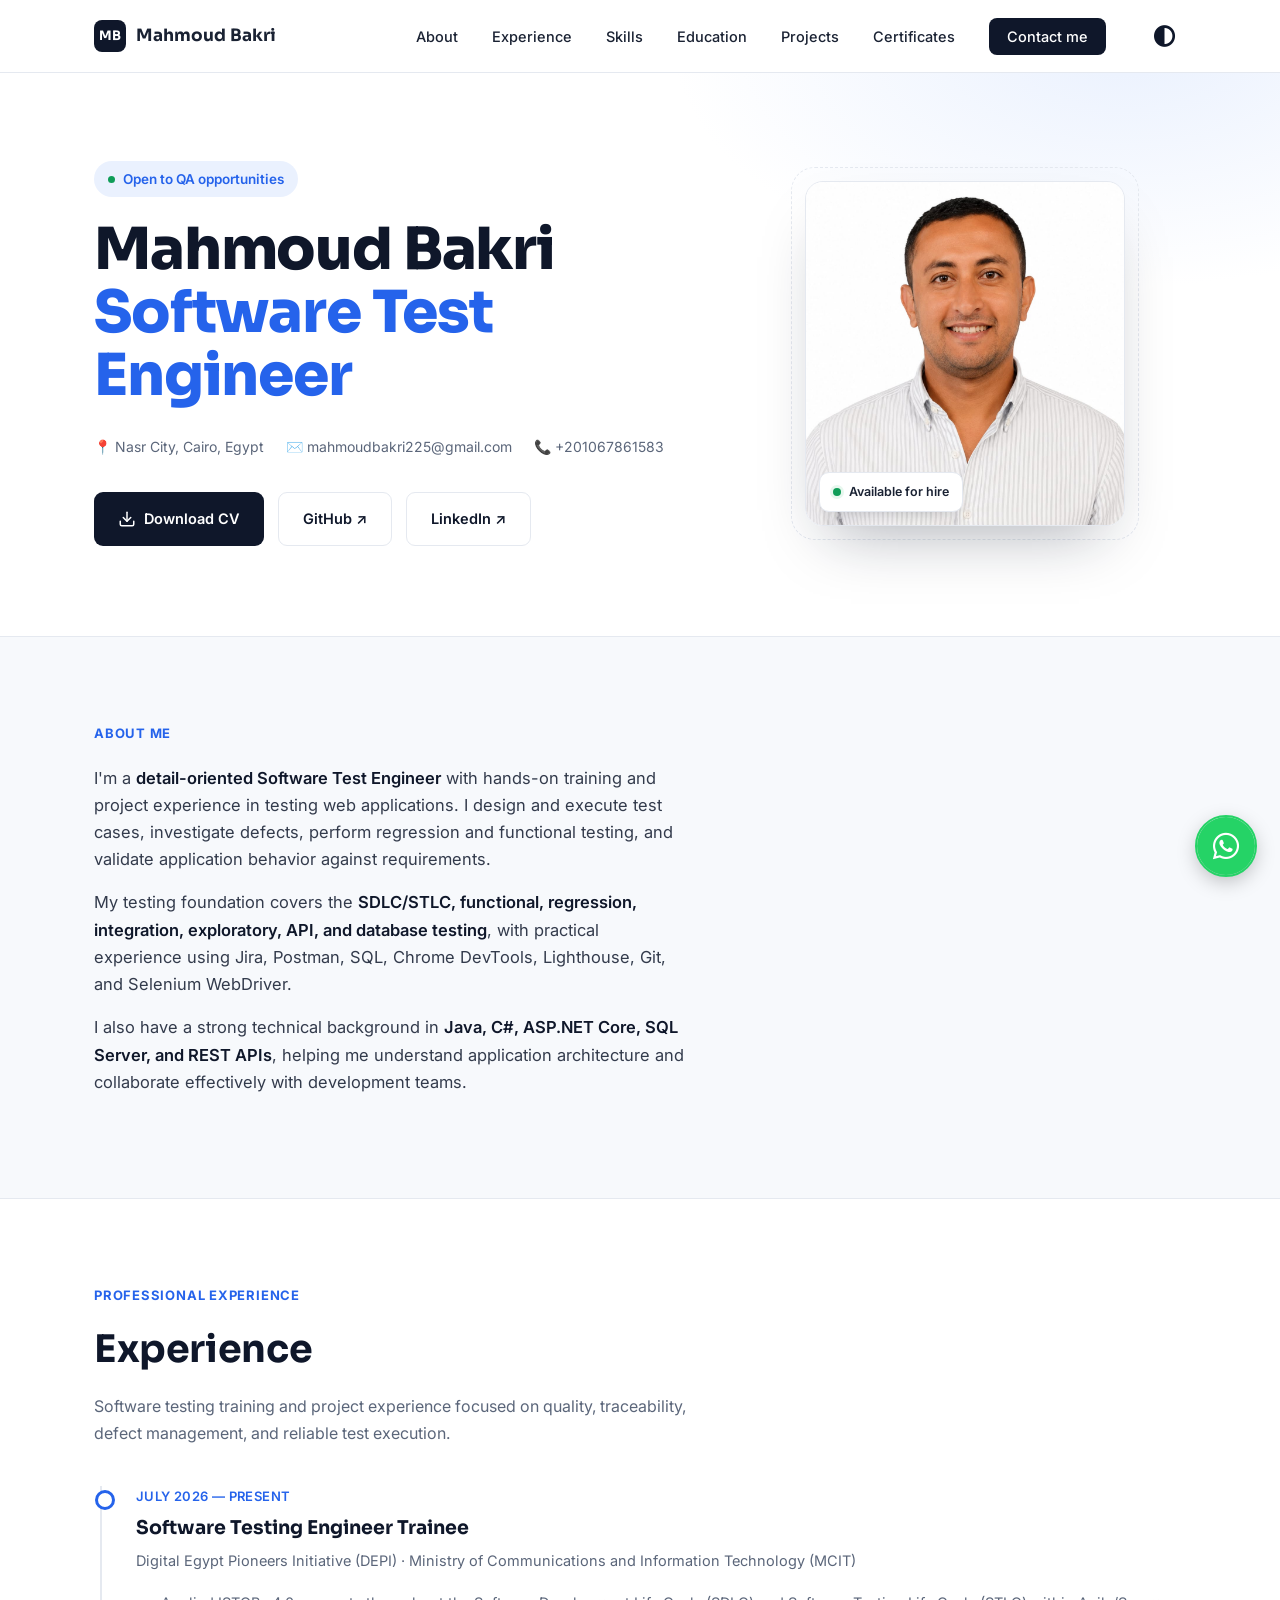
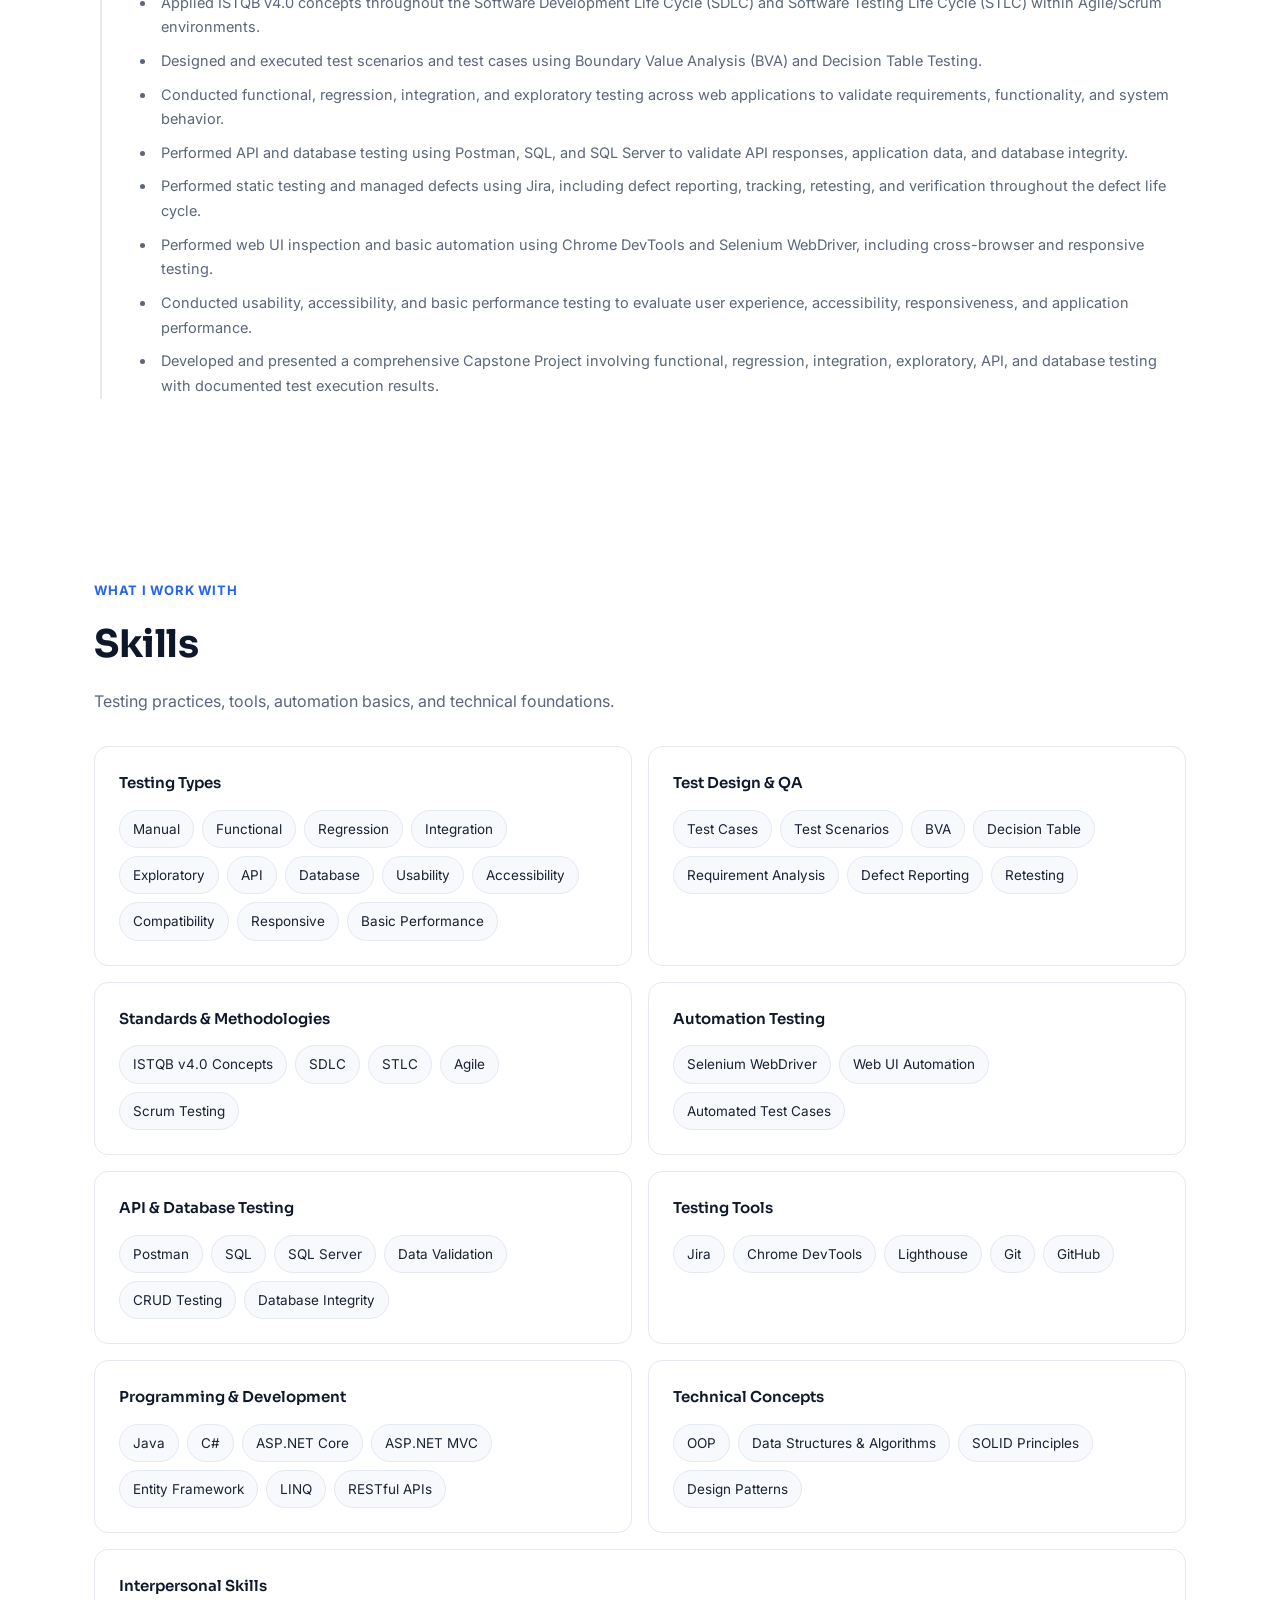
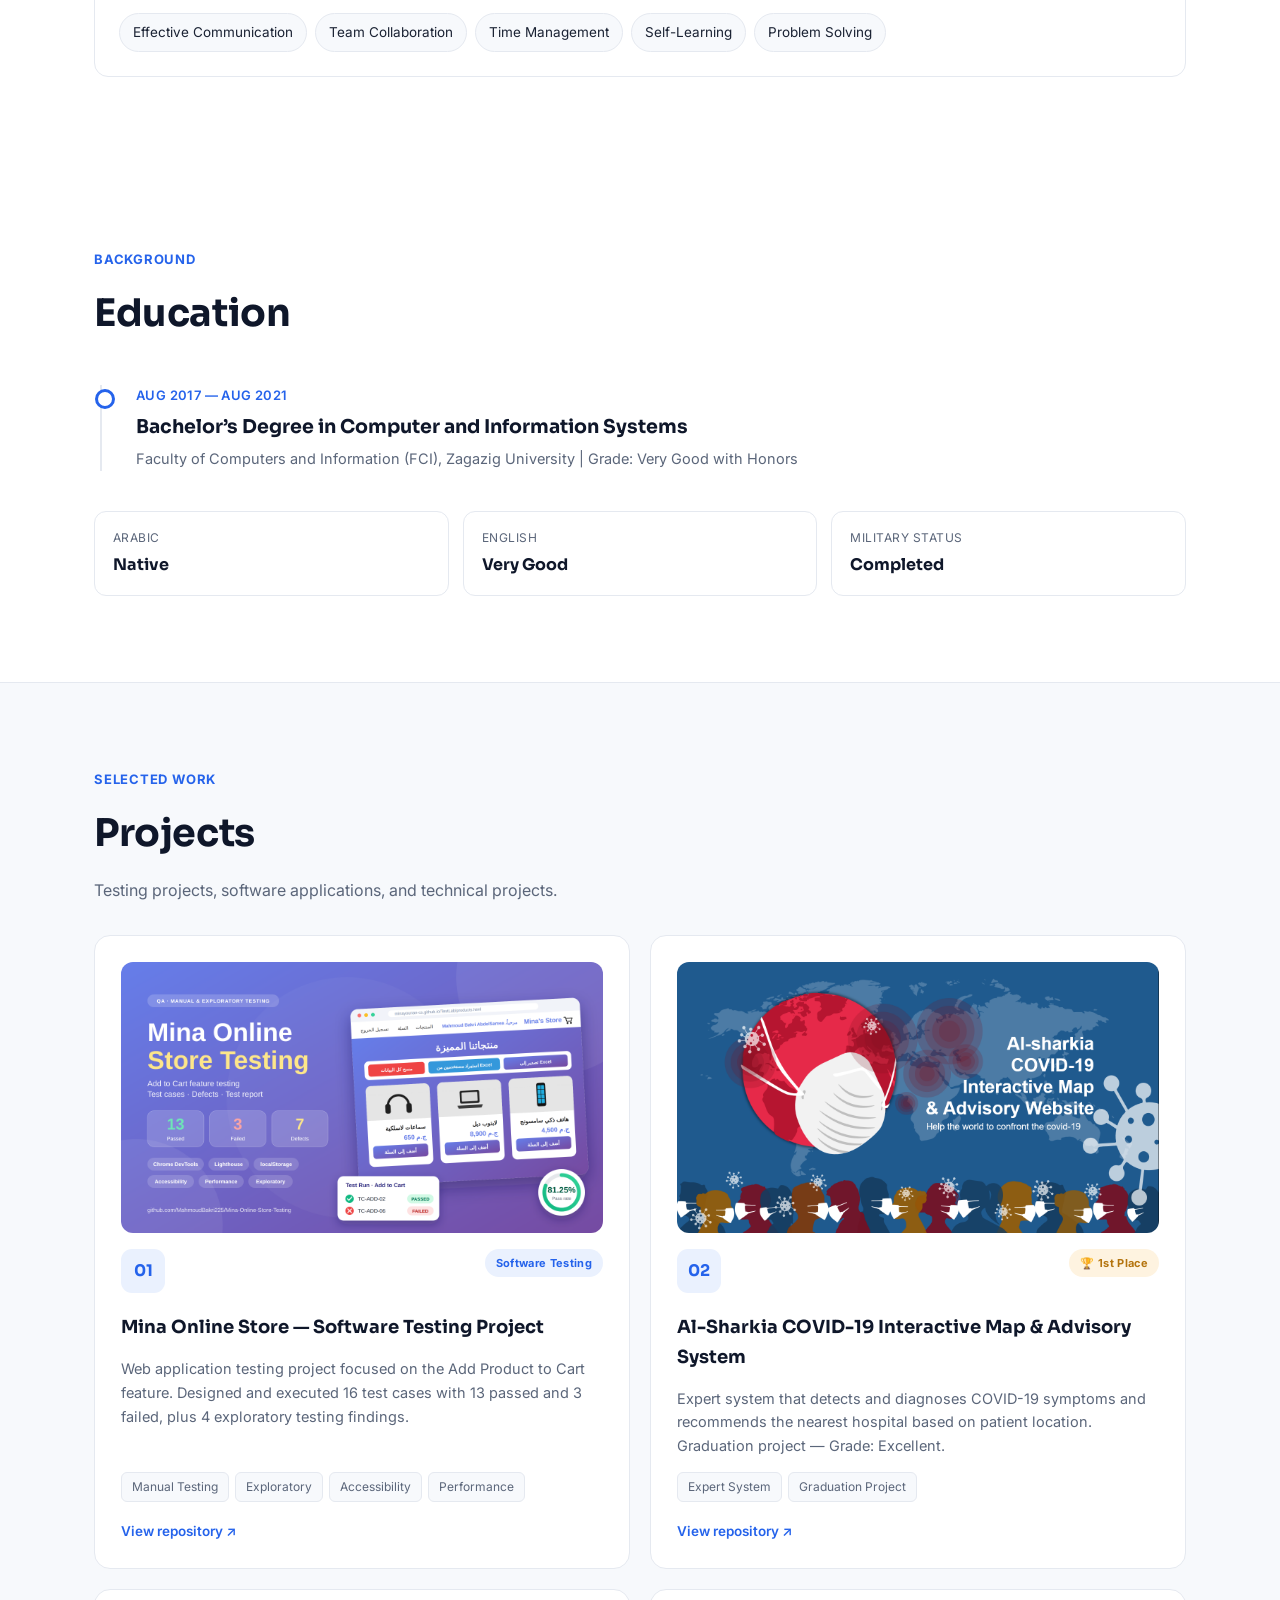
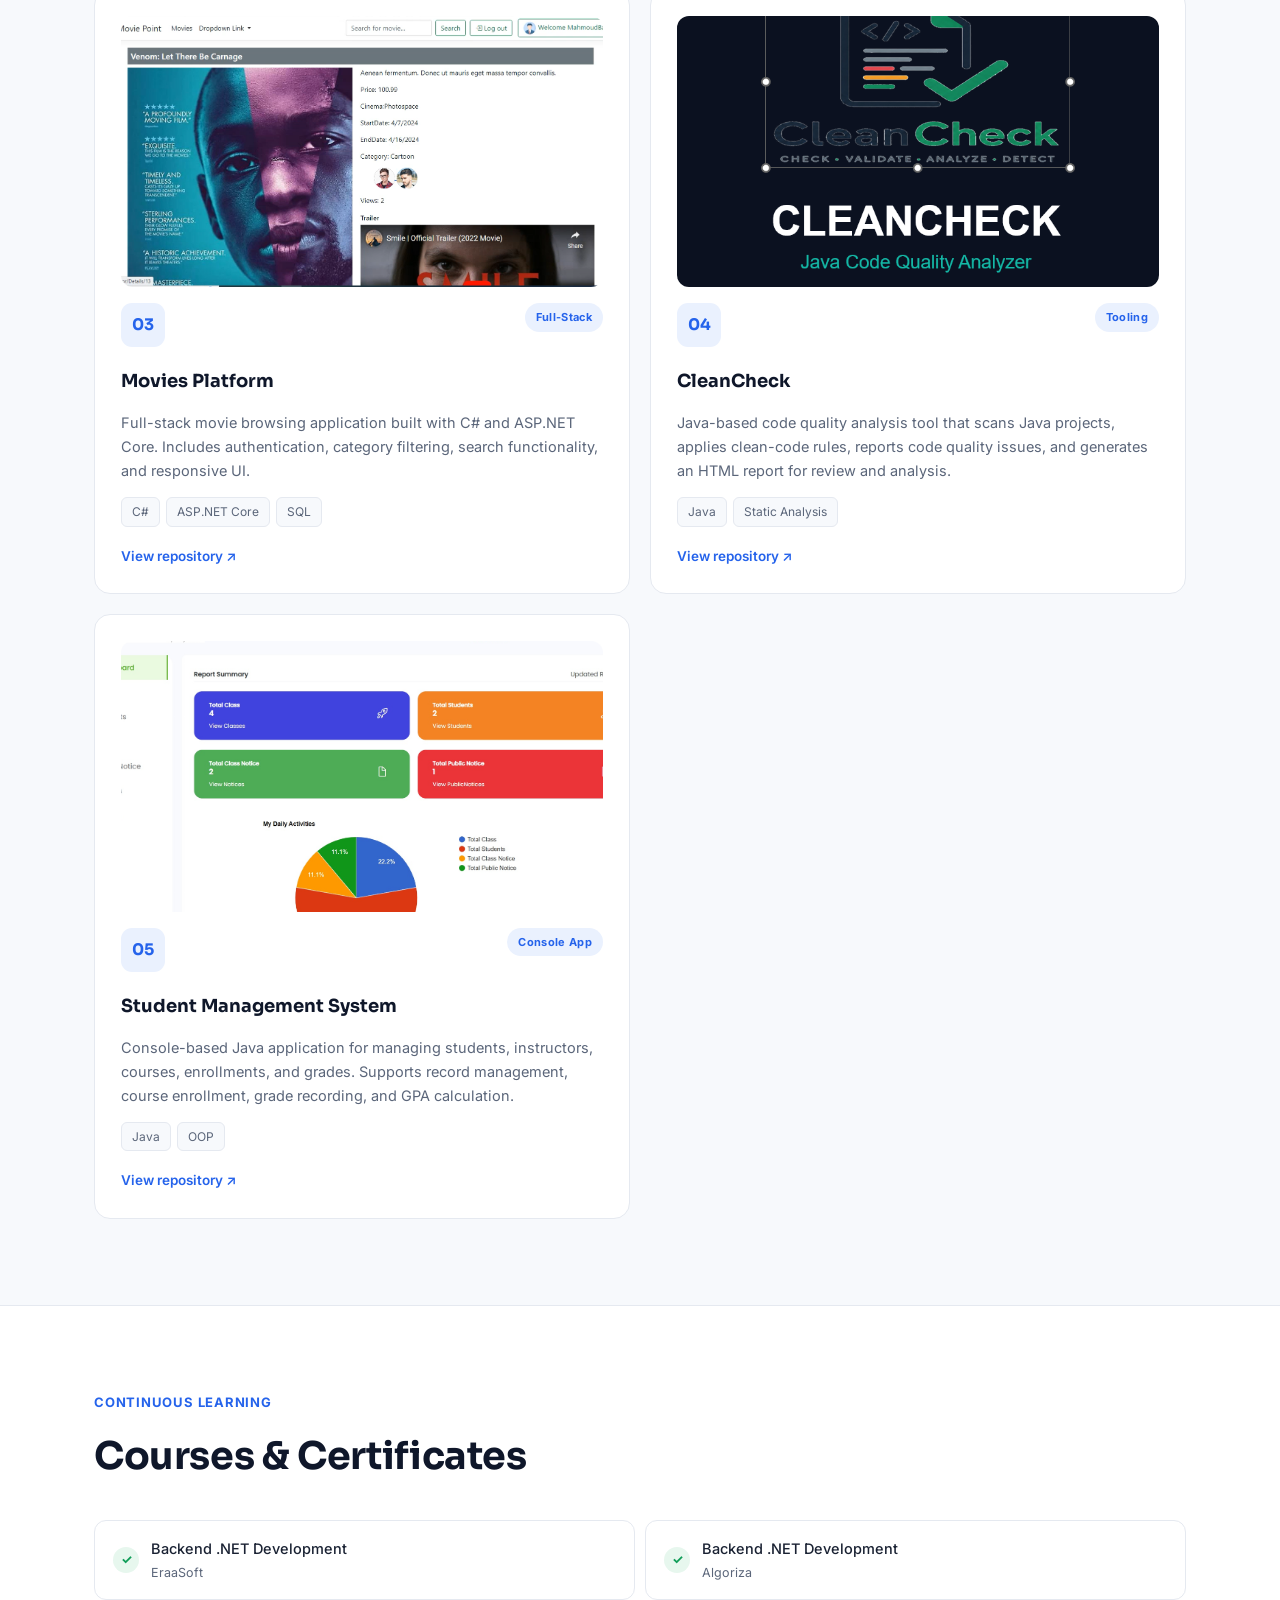
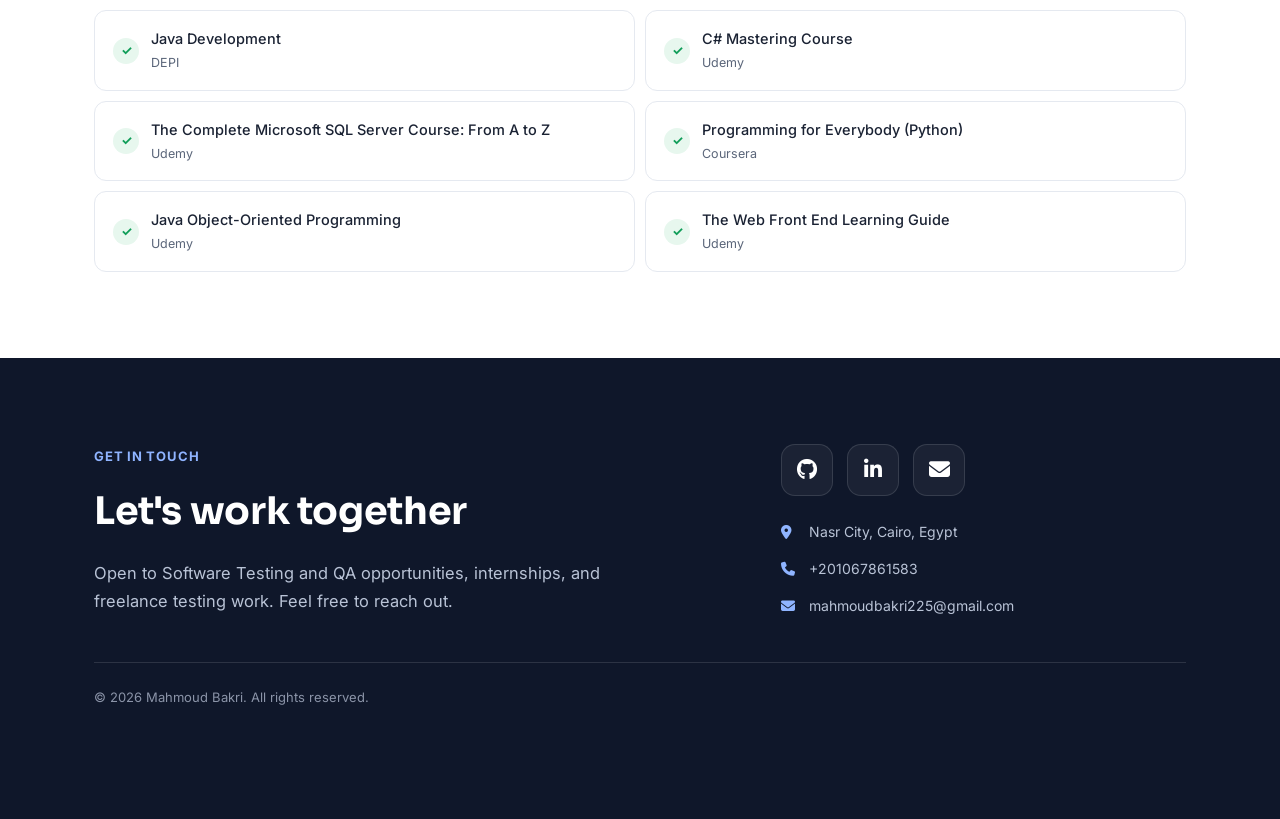
<file: index.html>
<!DOCTYPE html>
<html lang="en">
<head>
<meta charset="UTF-8">
<meta name="viewport" content="width=device-width, initial-scale=1.0">

<link rel="icon" type="image/png" href="imgs/MB.png">

<title>Mahmoud Bakri — Software Test Engineer | QA Engineer</title>

<link rel="preconnect" href="https://fonts.googleapis.com">
<link rel="preconnect" href="https://fonts.gstatic.com" crossorigin>

<link href="https://fonts.googleapis.com/css2?family=Sora:wght@500;600;700;800&family=Inter:wght@400;500;600;700&display=swap" rel="stylesheet">

<link
  rel="stylesheet"
  href="https://cdnjs.cloudflare.com/ajax/libs/font-awesome/6.5.2/css/all.min.css"
>

<link id="themeStylesheet" rel="stylesheet" href="styles/style.css">

<style>
.experience-list {
  margin-top: 18px;
  padding-left: 20px;
  color: var(--text-soft);
  font-size: 14.5px;
  line-height: 1.7;
}

.experience-list li {
  margin-bottom: 9px;
  padding-left: 5px;
}
</style>
</head>

<body>

<!-- Floating WhatsApp Button -->
<a
  href="https://wa.me/201067861583"
  class="whatsapp-float"
  target="_blank"
  rel="noopener noreferrer"
  aria-label="Chat with me on WhatsApp"
>
  <i class="fab fa-whatsapp"></i>
</a>

<!-- ================= NAVIGATION ================= -->

<nav class="nav">
  <div class="wrap">

    <div class="brand">
      <span class="mark">MB</span>
      Mahmoud Bakri
    </div>

    <ul class="navlinks" id="navlinks">
      <li><a href="#about">About</a></li>
      <li><a href="#experience">Experience</a></li>
      <li><a href="#skills">Skills</a></li>
      <li><a href="#education">Education</a></li>
      <li><a href="#projects">Projects</a></li>
      <li><a href="#certs">Certificates</a></li>
      <li>
        <a class="nav-cta" href="#contact">Contact me</a>
      </li>
    </ul>

    <div class="nav-right">

      <button
        class="menu-toggle"
        id="menuToggle"
        aria-label="Toggle menu"
        aria-expanded="false"
        type="button"
      >
        <i class="fa-solid fa-bars"></i>
        <i class="fa-solid fa-xmark"></i>
      </button>

      <button
        class="theme-toggle"
        id="themeToggle"
        aria-label="Toggle dark mode"
        type="button"
      >
        <i class="fa-solid fa-circle-half-stroke sun"></i>
        <i class="fa-regular fa-moon moon"></i>
      </button>

    </div>

  </div>
</nav>


<!-- ================= HERO ================= -->

<header class="hero">

  <div class="wrap hero-grid">

    <div>

      <div class="kicker">
        <span class="dot"></span>
        Open to QA opportunities
      </div>

      <h1 class="name">
        Mahmoud Bakri<br>
        <span class="accent">Software Test Engineer</span>
      </h1>

      <div class="hero-meta">

        <span class="meta-item">
          📍 Nasr City, Cairo, Egypt
        </span>

        <span class="meta-item">
          ✉️ mahmoudbakri225@gmail.com
        </span>

        <span class="meta-item">
          📞 +201067861583
        </span>

      </div>

      <div class="cta-row">

        <a
          class="btn btn-primary"
          href="uploads/Mahmoud_Bakri_CV.pdf"
          target="_blank"
          rel="noopener"
        >
          <svg
            width="18"
            height="18"
            viewBox="0 0 24 24"
            fill="none"
            stroke="currentColor"
            stroke-width="2"
            stroke-linecap="round"
            stroke-linejoin="round"
          >
            <path d="M21 15v4a2 2 0 0 1-2 2H5a2 2 0 0 1-2-2v-4"/>
            <polyline points="7 10 12 15 17 10"/>
            <line x1="12" y1="15" x2="12" y2="3"/>
          </svg>
          Download CV
        </a>

        <a
          class="btn btn-ghost"
          href="https://github.com/MahmoudBakri225/"
          target="_blank"
          rel="noopener"
        >
          GitHub ↗
        </a>

        <a
          class="btn btn-ghost"
          href="https://www.linkedin.com/in/mahmoud-bakri-377237221/"
          target="_blank"
          rel="noopener"
        >
          LinkedIn ↗
        </a>

      </div>

    </div>


    <div class="photo-card">

      <div class="photo-ring"></div>

      <div class="photo-box">
        <img
          alt="Mahmoud Bakri - Software Test Engineer"
          src="imgs/mb.jpg"
        >
      </div>

      <div class="avail-badge">
        <span class="dot"></span>
        Available for hire
      </div>

    </div>

  </div>

</header>


<!-- ================= ABOUT ================= -->

<section class="about" id="about">

  <div class="wrap">

    <div class="about-grid">

      <div class="reveal">

        <div class="eyebrow">
          About me
        </div>

        <div class="about-copy" style="margin-top:20px;">

          <p>
            I'm a <strong>detail-oriented Software Test Engineer</strong>
            with hands-on training and project experience in testing web
            applications. I design and execute test cases, investigate
            defects, perform regression and functional testing, and validate
            application behavior against requirements.
          </p>

          <p>
            My testing foundation covers the
            <strong>SDLC/STLC, functional, regression, integration,
            exploratory, API, and database testing</strong>, with practical
            experience using Jira, Postman, SQL, Chrome DevTools, Lighthouse,
            Git, and Selenium WebDriver.
          </p>

          <p>
            I also have a strong technical background in
            <strong>Java, C#, ASP.NET Core, SQL Server, and REST APIs</strong>,
            helping me understand application architecture and collaborate
            effectively with development teams.
          </p>

        </div>

      </div>

    </div>

  </div>

</section>


<!-- ================= EXPERIENCE ================= -->

<section id="experience">

  <div class="wrap">

    <div class="reveal">

      <div class="eyebrow">
        Professional experience
      </div>

      <h2 class="section-title">
        Experience
      </h2>

      <p class="section-sub">
        Software testing training and project experience focused on
        quality, traceability, defect management, and reliable test execution.
      </p>

    </div>


    <div class="timeline reveal" style="margin-top:40px;">

      <div class="tl-item">

        <div class="tl-date">
          July 2026 — Present
        </div>

        <div class="tl-role">
          Software Testing Engineer Trainee
        </div>

        <div class="tl-org">
          Digital Egypt Pioneers Initiative (DEPI) · Ministry of Communications and Information Technology (MCIT)
        </div>


        <ul class="experience-list">

          <li>
            Applied ISTQB v4.0 concepts throughout the Software Development
            Life Cycle (SDLC) and Software Testing Life Cycle (STLC) within
            Agile/Scrum environments.
          </li>

          <li>
            Designed and executed test scenarios and test cases using
            Boundary Value Analysis (BVA) and Decision Table Testing.
          </li>

          <li>
            Conducted functional, regression, integration, and exploratory
            testing across web applications to validate requirements,
            functionality, and system behavior.
          </li>

          <li>
            Performed API and database testing using Postman, SQL, and
            SQL Server to validate API responses, application data,
            and database integrity.
          </li>

          <li>
            Performed static testing and managed defects using Jira,
            including defect reporting, tracking, retesting, and verification
            throughout the defect life cycle.
          </li>

          <li>
            Performed web UI inspection and basic automation using Chrome
            DevTools and Selenium WebDriver, including cross-browser and
            responsive testing.
          </li>

          <li>
            Conducted usability, accessibility, and basic performance testing
            to evaluate user experience, accessibility, responsiveness,
            and application performance.
          </li>

          <li>
            Developed and presented a comprehensive Capstone Project involving
            functional, regression, integration, exploratory, API, and
            database testing with documented test execution results.
          </li>

        </ul>

      </div>

    </div>

  </div>

</section>


<!-- ================= SKILLS ================= -->

<section id="skills">

  <div class="wrap">

    <div class="reveal">

      <div class="eyebrow">
        What I work with
      </div>

      <h2 class="section-title">
        Skills
      </h2>

      <p class="section-sub">
        Testing practices, tools, automation basics, and technical foundations.
      </p>

    </div>


    <div class="skills-grid reveal" style="margin-top:32px;">

      <!-- Testing Types -->

      <div class="skill-card">

        <h3>
          Testing Types
        </h3>

        <div class="pill-row">

          <span class="pill">Manual</span>
          <span class="pill">Functional</span>
          <span class="pill">Regression</span>
          <span class="pill">Integration</span>
          <span class="pill">Exploratory</span>
          <span class="pill">API</span>
          <span class="pill">Database</span>
          <span class="pill">Usability</span>
          <span class="pill">Accessibility</span>
          <span class="pill">Compatibility</span>
          <span class="pill">Responsive</span>
          <span class="pill">Basic Performance</span>

        </div>

      </div>


      <!-- Test Design -->

      <div class="skill-card">

        <h3>
          Test Design & QA
        </h3>

        <div class="pill-row">

          <span class="pill">Test Cases</span>
          <span class="pill">Test Scenarios</span>
          <span class="pill">BVA</span>
          <span class="pill">Decision Table</span>
          <span class="pill">Requirement Analysis</span>
          <span class="pill">Defect Reporting</span>
          <span class="pill">Retesting</span>

        </div>

      </div>


      <!-- Standards -->

      <div class="skill-card">

        <h3>
          Standards & Methodologies
        </h3>

        <div class="pill-row">

          <span class="pill">ISTQB v4.0 Concepts</span>
          <span class="pill">SDLC</span>
          <span class="pill">STLC</span>
          <span class="pill">Agile</span>
          <span class="pill">Scrum Testing</span>

        </div>

      </div>


      <!-- Automation -->

      <div class="skill-card">

        <h3>
          Automation Testing
        </h3>

        <div class="pill-row">

          <span class="pill">Selenium WebDriver</span>
          <span class="pill">Web UI Automation</span>
          <span class="pill">Automated Test Cases</span>

        </div>

      </div>


      <!-- API & Database -->

      <div class="skill-card">

        <h3>
          API & Database Testing
        </h3>

        <div class="pill-row">

          <span class="pill">Postman</span>
          <span class="pill">SQL</span>
          <span class="pill">SQL Server</span>
          <span class="pill">Data Validation</span>
          <span class="pill">CRUD Testing</span>
          <span class="pill">Database Integrity</span>

        </div>

      </div>


      <!-- Tools -->

      <div class="skill-card">

        <h3>
          Testing Tools
        </h3>

        <div class="pill-row">

          <span class="pill">Jira</span>
          <span class="pill">Chrome DevTools</span>
          <span class="pill">Lighthouse</span>
          <span class="pill">Git</span>
          <span class="pill">GitHub</span>

        </div>

      </div>


      <!-- Programming -->

      <div class="skill-card">

        <h3>
          Programming & Development
        </h3>

        <div class="pill-row">

          <span class="pill">Java</span>
          <span class="pill">C#</span>
          <span class="pill">ASP.NET Core</span>
          <span class="pill">ASP.NET MVC</span>
          <span class="pill">Entity Framework</span>
          <span class="pill">LINQ</span>
          <span class="pill">RESTful APIs</span>

        </div>

      </div>


      <!-- Concepts -->

      <div class="skill-card">

        <h3>
          Technical Concepts
        </h3>

        <div class="pill-row">

          <span class="pill">OOP</span>
          <span class="pill">Data Structures & Algorithms</span>
          <span class="pill">SOLID Principles</span>
          <span class="pill">Design Patterns</span>

        </div>

      </div>


      <!-- Interpersonal -->

      <div class="skill-card" style="grid-column:1/-1;">

        <h3>
          Interpersonal Skills
        </h3>

        <div class="pill-row">

          <span class="pill">Effective Communication</span>
          <span class="pill">Team Collaboration</span>
          <span class="pill">Time Management</span>
          <span class="pill">Self-Learning</span>
          <span class="pill">Problem Solving</span>

        </div>

      </div>

    </div>

  </div>

</section>


<!-- ================= EDUCATION ================= -->

<section id="education">

  <div class="wrap">

    <div class="reveal">

      <div class="eyebrow">
        Background
      </div>

      <h2 class="section-title">
        Education
      </h2>

    </div>


    <div class="timeline reveal" style="margin-top:40px;">

      <div class="tl-item">

        <div class="tl-date">
          Aug 2017 — Aug 2021
        </div>

        <div class="tl-role">
          Bachelor’s Degree in Computer and Information Systems
        </div>

        <div class="tl-org">
          Faculty of Computers and Information (FCI), Zagazig University
          | Grade: Very Good with Honors
        </div>

      </div>

    </div>


    <div class="lang-grid reveal">

      <div class="lang-card">
        <div class="k">Arabic</div>
        <div class="v">Native</div>
      </div>

      <div class="lang-card">
        <div class="k">English</div>
        <div class="v">Very Good</div>
      </div>

      <div class="lang-card">
        <div class="k">Military Status</div>
        <div class="v">Completed</div>
      </div>

    </div>

  </div>

</section>


<!-- ================= PROJECTS ================= -->

<section class="projects" id="projects">

  <div class="wrap">

    <div class="reveal">

      <div class="eyebrow">
        Selected work
      </div>

      <h2 class="section-title">
        Projects
      </h2>

      <p class="section-sub">
        Testing projects, software applications, and technical projects.
      </p>

    </div>


    <div class="proj-grid reveal" style="margin-top:32px;">


      <!-- 01 — Mina Online Store -->

      <a
        class="proj-card"
        href="https://github.com/MahmoudBakri225/Mina-Online-Store-Testing"
        target="_blank"
        rel="noopener"
      >

        <div class="proj-thumb">

          <!-- Replace with your Mina project image filename if different -->
          <img
            src="imgs/mina-store-testing.png"
            alt="Mina Online Store Testing Project"
            loading="lazy"
          >

        </div>

        <div class="proj-top">

          <div class="proj-icon">
            01
          </div>

          <span class="badge badge-blue">
            Software Testing
          </span>

        </div>

        <div class="proj-name">
          Mina Online Store — Software Testing Project
        </div>

        <p class="proj-desc">
          Web application testing project focused on the Add Product to Cart
          feature. Designed and executed 16 test cases with 13 passed and
          3 failed, plus 4 exploratory testing findings.
        </p>

        <div class="proj-tags">

          <span class="tag-mini">
            Manual Testing
          </span>

          <span class="tag-mini">
            Exploratory
          </span>

          <span class="tag-mini">
            Accessibility
          </span>

          <span class="tag-mini">
            Performance
          </span>

        </div>

        <span class="proj-link">
          View repository ↗
        </span>

      </a>


      <!-- 02 — COVID -->

      <a
        class="proj-card"
        href="https://github.com/MahmoudBakri225/Al-sharkia-COVID-19-Interactive-Map-Advisory-System"
        target="_blank"
        rel="noopener"
      >

        <div class="proj-thumb">

          <img
            src="imgs/covid.png"
            alt="Al-Sharkia COVID-19 Interactive Map and Advisory System"
            loading="lazy"
          >

        </div>

        <div class="proj-top">

          <div class="proj-icon">
            02
          </div>

          <span class="badge badge-gold">
            🏆 1st Place
          </span>

        </div>

        <div class="proj-name">
          Al-Sharkia COVID-19 Interactive Map & Advisory System
        </div>

        <p class="proj-desc">
          Expert system that detects and diagnoses COVID-19 symptoms and
          recommends the nearest hospital based on patient location.
          Graduation project — Grade: Excellent.
        </p>

        <div class="proj-tags">

          <span class="tag-mini">
            Expert System
          </span>

          <span class="tag-mini">
            Graduation Project
          </span>

        </div>

        <span class="proj-link">
          View repository ↗
        </span>

      </a>


      <!-- 03 — Movies -->

      <a
        class="proj-card"
        href="https://github.com/MahmoudBakri225/ETickets"
        target="_blank"
        rel="noopener"
      >

        <div class="proj-thumb">

          <img
            src="imgs/moives.png"
            alt="Movies Platform"
            loading="lazy"
          >

        </div>

        <div class="proj-top">

          <div class="proj-icon">
            03
          </div>

          <span class="badge badge-blue">
            Full-Stack
          </span>

        </div>

        <div class="proj-name">
          Movies Platform
        </div>

        <p class="proj-desc">
          Full-stack movie browsing application built with C# and ASP.NET Core.
          Includes authentication, category filtering, search functionality,
          and responsive UI.
        </p>

        <div class="proj-tags">

          <span class="tag-mini">
            C#
          </span>

          <span class="tag-mini">
            ASP.NET Core
          </span>

          <span class="tag-mini">
            SQL
          </span>

        </div>

        <span class="proj-link">
          View repository ↗
        </span>

      </a>


      <!-- 04 — CleanCheck -->

      <a
        class="proj-card"
        href="https://github.com/MahmoudBakri225/CleanCheck"
        target="_blank"
        rel="noopener"
      >

        <div class="proj-thumb">

          <img
            src="imgs/cleanCheck.png"
            alt="CleanCheck Java Static Code Analyzer"
            loading="lazy"
          >

        </div>

        <div class="proj-top">

          <div class="proj-icon">
            04
          </div>

          <span class="badge badge-blue">
            Tooling
          </span>

        </div>

        <div class="proj-name">
          CleanCheck
        </div>

        <p class="proj-desc">
          Java-based code quality analysis tool that scans Java projects,
          applies clean-code rules, reports code quality issues, and
          generates an HTML report for review and analysis.
        </p>

        <div class="proj-tags">

          <span class="tag-mini">
            Java
          </span>

          <span class="tag-mini">
            Static Analysis
          </span>

        </div>

        <span class="proj-link">
          View repository ↗
        </span>

      </a>


      <!-- 05 — Student Management -->

      <a
        class="proj-card"
        href="https://github.com/MahmoudBakri225/StudentManagementSystem/tree/main"
        target="_blank"
        rel="noopener"
      >

        <div class="proj-thumb">

          <img
            src="imgs/students.PNG"
            alt="Student Management System"
            loading="lazy"
          >

        </div>

        <div class="proj-top">

          <div class="proj-icon">
            05
          </div>

          <span class="badge badge-blue">
            Console App
          </span>

        </div>

        <div class="proj-name">
          Student Management System
        </div>

        <p class="proj-desc">
          Console-based Java application for managing students, instructors,
          courses, enrollments, and grades. Supports record management,
          course enrollment, grade recording, and GPA calculation.
        </p>

        <div class="proj-tags">

          <span class="tag-mini">
            Java
          </span>

          <span class="tag-mini">
            OOP
          </span>

        </div>

        <span class="proj-link">
          View repository ↗
        </span>

      </a>


    </div>

  </div>

</section>


<!-- ================= COURSES & CERTIFICATES ================= -->

<section id="certs">

  <div class="wrap">

    <div class="reveal">

      <div class="eyebrow">
        Continuous learning
      </div>

      <h2 class="section-title">
        Courses & Certificates
      </h2>

    </div>


    <div class="certs-grid reveal" style="margin-top:32px;">

      <div class="cert-item">
        <span class="cert-check">✓</span>
        <div class="cert-text">
          <div class="c-name">
            Backend .NET Development
          </div>
          <div class="c-issuer">
            EraaSoft
          </div>
        </div>
      </div>


      <div class="cert-item">
        <span class="cert-check">✓</span>
        <div class="cert-text">
          <div class="c-name">
            Backend .NET Development
          </div>
          <div class="c-issuer">
            Algoriza
          </div>
        </div>
      </div>


      <div class="cert-item">
        <span class="cert-check">✓</span>
        <div class="cert-text">
          <div class="c-name">
            Java Development
          </div>
          <div class="c-issuer">
            DEPI
          </div>
        </div>
      </div>


      <div class="cert-item">
        <span class="cert-check">✓</span>
        <div class="cert-text">
          <div class="c-name">
            C# Mastering Course
          </div>
          <div class="c-issuer">
            Udemy
          </div>
        </div>
      </div>


      <div class="cert-item">
        <span class="cert-check">✓</span>
        <div class="cert-text">
          <div class="c-name">
            The Complete Microsoft SQL Server Course: From A to Z
          </div>
          <div class="c-issuer">
            Udemy
          </div>
        </div>
      </div>


      <div class="cert-item">
        <span class="cert-check">✓</span>
        <div class="cert-text">
          <div class="c-name">
            Programming for Everybody (Python)
          </div>
          <div class="c-issuer">
            Coursera
          </div>
        </div>
      </div>


      <div class="cert-item">
        <span class="cert-check">✓</span>
        <div class="cert-text">
          <div class="c-name">
            Java Object-Oriented Programming
          </div>
          <div class="c-issuer">
            Udemy
          </div>
        </div>
      </div>


      <div class="cert-item">
        <span class="cert-check">✓</span>
        <div class="cert-text">
          <div class="c-name">
            The Web Front End Learning Guide
          </div>
          <div class="c-issuer">
            Udemy
          </div>
        </div>
      </div>

    </div>

  </div>

</section>


<!-- ================= CONTACT ================= -->

<section class="contact" id="contact">

  <div class="wrap">

    <div class="contact-grid">


      <div class="contact-content reveal">

        <div class="eyebrow">
          Get in touch
        </div>

        <h2 class="section-title">
          Let's work together
        </h2>

        <div class="contact-copy">

          <p>
            Open to Software Testing and QA opportunities, internships,
            and freelance testing work. Feel free to reach out.
          </p>

        </div>

      </div>


      <div class="contact-right reveal">

        <div class="social-icons">

          <a
            href="https://github.com/MahmoudBakri225/"
            target="_blank"
            rel="noopener"
            aria-label="GitHub"
            class="social-icon"
          >
            <i class="fa-brands fa-github"></i>
          </a>


          <a
            href="https://www.linkedin.com/in/mahmoud-bakri-377237221/"
            target="_blank"
            rel="noopener"
            aria-label="LinkedIn"
            class="social-icon"
          >
            <i class="fa-brands fa-linkedin-in"></i>
          </a>


          <a
            href="mailto:mahmoudbakri225@gmail.com"
            aria-label="Email"
            class="social-icon"
          >
            <i class="fa-solid fa-envelope"></i>
          </a>

        </div>


        <div class="contact-info">

          <div class="contact-info-item">

            <i class="fa-solid fa-location-dot"></i>

            <span>
              Nasr City, Cairo, Egypt
            </span>

          </div>


          <div class="contact-info-item">

            <i class="fa-solid fa-phone"></i>

            <a href="tel:+201067861583">
              +201067861583
            </a>

          </div>


          <div class="contact-info-item">

            <i class="fa-solid fa-envelope"></i>

            <a href="mailto:mahmoudbakri225@gmail.com">
              mahmoudbakri225@gmail.com
            </a>

          </div>

        </div>

      </div>

    </div>


    <footer>

      <span class="fnote">
        © 2026 Mahmoud Bakri. All rights reserved.
      </span>

    </footer>

  </div>

</section>


<!-- ================= REVEAL ANIMATION ================= -->

<script>
(function(){

  var items = document.querySelectorAll('.reveal');

  if (!('IntersectionObserver' in window)) {

    items.forEach(function(el){
      el.classList.add('in');
    });

    return;
  }

  var io = new IntersectionObserver(function(entries){

    entries.forEach(function(entry){

      if(entry.isIntersecting){

        entry.target.classList.add('in');

        io.unobserve(entry.target);

      }

    });

  }, {
    threshold: 0.12
  });


  items.forEach(function(el){
    io.observe(el);
  });

})();
</script>


<script src="scripts/index.js"></script>

</body>
</html>
</file>
<file: styles/style.css>
:root {
  --bg: #FFFFFF;
  --bg-soft: #F7F9FC;
  --surface: #FFFFFF;

  --navy: #0F172A;
  --navy-2: #1E293B;

  --blue: #2563EB;
  --blue-soft: #EAF1FE;

  --text: #1A2233;
  --text-soft: #5B667A;

  --border: #E5E9F0;

  --green: #0F9D58;
  --green-soft: #E7F7EE;

  --accent: #2563EB;
  --muted: #5B667A;

  --display: 'Sora', sans-serif;
  --body: 'Inter', sans-serif;

  --maxw: 1140px;
}


/* =========================
   RESET
========================= */

* {
  box-sizing: border-box;
  margin: 0;
  padding: 0;
}

html {
  scroll-behavior: smooth;
}

body {
  font-family: var(--body);
  color: var(--text);
  background: var(--bg);
  line-height: 1.65;
  -webkit-font-smoothing: antialiased;
}

img {
  max-width: 100%;
  display: block;
}

a {
  color: inherit;
  text-decoration: none;
}

::selection {
  background: var(--blue-soft);
  color: var(--navy);
}

.wrap {
  max-width: var(--maxw);
  margin: 0 auto;
  padding: 0 24px;
}

a:focus-visible,
button:focus-visible {
  outline: 2px solid var(--blue);
  outline-offset: 3px;
  border-radius: 2px;
}


/* =========================
   ANIMATION
========================= */

.reveal {
  opacity: 0;
  transform: translateY(14px);
  transition:
    opacity .5s ease,
    transform .5s ease;
}

.reveal.in {
  opacity: 1;
  transform: translateY(0);
}

@media (prefers-reduced-motion: reduce) {
  .reveal {
    opacity: 1;
    transform: none;
  }

  html {
    scroll-behavior: auto;
  }
}


/* =========================
   NAVIGATION
========================= */

.nav {
  position: sticky;
  top: 0;
  z-index: 60;

  background: rgba(255, 255, 255, 0.88);
  backdrop-filter: blur(10px);

  border-bottom: 1px solid var(--border);
}

.nav .wrap {
  display: flex;
  align-items: center;
  height: 72px;
  gap: 18px;
  position: relative;
}

.brand {
  font-family: var(--display);
  font-weight: 700;
  font-size: 17px;

  display: flex;
  align-items: center;
  gap: 10px;

  flex-shrink: 0;
}

.brand .mark {
  width: 32px;
  height: 32px;

  border-radius: 8px;

  background: var(--navy);
  color: #fff;

  display: flex;
  align-items: center;
  justify-content: center;

  font-size: 13px;
  font-weight: 700;
}

.navlinks {
  display: none;
  gap: 34px;
  list-style: none;
  margin-left: auto;
}

.navlinks a {
  font-size: 14.5px;
  font-weight: 500;
  transition: color .2s ease;
}

.navlinks a:hover {
  color: var(--blue);
}

.nav-cta {
  font-size: 14px;
  font-weight: 600;

  background: var(--navy);
  color: #fff;

  padding: 10px 18px;
  border-radius: 8px;

  transition:
    background .2s ease,
    transform .2s ease;
}

.nav-cta:hover {
  background: var(--blue);
  transform: translateY(-1px);
}


/* =========================
   MENU TOGGLE
========================= */

.menu-toggle {
  display: flex;
  align-items: center;
  justify-content: center;

  width: 44px;
  height: 44px;

  border: none;
  background: transparent;

  cursor: pointer;
  border-radius: 10px;

  padding: 0;

  font-size: 20px;
  color: var(--navy);
}

.menu-toggle:hover {
  background: rgba(128, 128, 128, 0.12);
}

.menu-toggle .fa-xmark {
  display: none !important;
}

.menu-toggle[aria-expanded="true"] .fa-bars {
  display: none !important;
}

.menu-toggle[aria-expanded="true"] .fa-xmark {
  display: inline !important;
}


/* =========================
   THEME TOGGLE
========================= */

.theme-toggle {
  width: 44px;
  height: 44px;

  border: none;
  border-radius: 50%;

  background: transparent;

  cursor: pointer;

  display: flex;
  align-items: center;
  justify-content: center;

  font-size: 21px;

  color: var(--navy);

  transition:
    transform .3s ease,
    background .3s ease;
}

.theme-toggle:hover {
  transform: rotate(15deg) scale(1.1);
  background: rgba(128, 128, 128, 0.15);
}

.theme-toggle .moon {
  display: none;
}

.theme-toggle.dark .sun {
  display: none;
}

.theme-toggle.dark .moon {
  display: inline;
}


/* =========================
   MOBILE NAV
========================= */

@media (max-width: 779px) {

  .navlinks {
    display: none;

    position: absolute;

    top: 72px;
    left: 0;
    right: 0;

    background: rgba(255, 255, 255, 0.98);
    backdrop-filter: blur(12px);

    border-bottom: 1px solid var(--border);

    flex-direction: column;

    gap: 0;

    padding: 12px 24px 20px;

    box-shadow:
      0 12px 30px -10px rgba(15, 23, 42, 0.15);

    z-index: 50;
  }

  .navlinks.open {
    display: flex;
  }

  .navlinks li {
    width: 100%;
  }

  .navlinks a {
    display: block;

    padding: 14px 8px;

    font-size: 16px;

    border-bottom: 1px solid var(--border);
  }

  .navlinks li:last-child a {
    border-bottom: none;

    margin-top: 8px;

    text-align: center;
  }
}


/* =========================
   DESKTOP NAV
========================= */

@media (min-width: 780px) {

  .menu-toggle {
    display: none;
  }

  .navlinks {
    display: flex;
    align-items: center;
  }

  .nav-right {
    display: flex;
    align-items: center;
    gap: 8px;
    margin-left: 18px;
  }
}


/* =========================
   HERO
========================= */

.hero {
  padding: 88px 0 90px;

  background:
    radial-gradient(
      700px 380px at 88% -6%,
      var(--blue-soft),
      transparent 65%
    );
}

.hero-grid {
  display: grid;

  grid-template-columns: 1fr;

  gap: 52px;

  align-items: center;
}

@media (min-width: 920px) {

  .hero-grid {
    grid-template-columns: 1.15fr .85fr;
  }
}

.kicker {
  display: inline-flex;
  align-items: center;

  gap: 8px;

  font-size: 13.5px;
  font-weight: 600;

  color: var(--blue);

  background: var(--blue-soft);

  padding: 7px 14px;

  border-radius: 20px;

  margin-bottom: 22px;
}

.kicker .dot {
  width: 7px;
  height: 7px;

  border-radius: 50%;

  background: var(--green);
}

h1.name {
  font-family: var(--display);

  font-weight: 800;

  font-size: clamp(38px, 5.4vw, 58px);

  line-height: 1.08;

  letter-spacing: -0.02em;

  color: var(--navy);
}

h1.name .accent {
  color: var(--blue);
}

.tagline {
  margin-top: 20px;

  font-size: 18px;

  color: var(--text-soft);

  max-width: 50ch;

  line-height: 1.7;
}

.hero-meta {
  display: flex;

  flex-wrap: wrap;

  gap: 22px;

  margin-top: 28px;
}

.meta-item {
  display: flex;
  align-items: center;

  gap: 8px;

  font-size: 14px;

  color: var(--text-soft);
}

.meta-item svg {
  flex-shrink: 0;
}


/* =========================
   BUTTONS
========================= */

.cta-row {
  display: flex;

  gap: 14px;

  margin-top: 34px;

  flex-wrap: wrap;
}

.btn {
  font-size: 14.5px;

  font-weight: 600;

  padding: 14px 24px;

  border-radius: 9px;

  display: inline-flex;

  align-items: center;

  gap: 8px;

  transition:
    transform .2s ease,
    box-shadow .2s ease,
    background .2s ease,
    border-color .2s ease;
}

.btn-primary {
  background: var(--navy);
  color: #fff;
}

.btn-primary:hover {
  background: var(--blue);

  transform: translateY(-2px);

  box-shadow:
    0 10px 24px -8px rgba(37, 99, 235, .5);
}

.btn-ghost {
  border: 1.5px solid var(--border);

  color: var(--navy);

  background: #fff;
}

.btn-ghost:hover {
  border-color: var(--navy);

  transform: translateY(-2px);
}


/* =========================
   PROFILE PHOTO
========================= */

.photo-card {
  position: relative;

  justify-self: center;

  width: min(320px, 80vw);
}

.photo-ring {
  position: absolute;

  inset: -14px;

  border: 1.5px dashed var(--border);

  border-radius: 24px;

  transition:
    transform .3s ease,
    border-color .3s ease,
    box-shadow .3s ease;
}

.photo-box {
  aspect-ratio: 1 / 1.08;

  border-radius: 18px;

  overflow: hidden;

  border: 1px solid var(--border);

  box-shadow:
    0 30px 60px -25px rgba(15, 23, 42, .35);

  position: relative;

  transition:
    transform .3s ease,
    box-shadow .3s ease;
}

.photo-box::after {
  content: "";

  position: absolute;

  top: 0;
  left: -120%;

  width: 70%;
  height: 100%;

  background:
    linear-gradient(
      90deg,
      transparent,
      rgba(255,255,255,.35),
      transparent
    );

  transform: translateX(0);

  transition: transform .7s ease;

  pointer-events: none;
}

.photo-box img {
  width: 100%;
  height: 100%;

  object-fit: cover;

  transition:
    transform .35s ease,
    filter .35s ease;
}

.avail-badge {
  position: absolute;

  left: 14px;
  bottom: 14px;

  background: #fff;

  border: 1px solid var(--border);

  border-radius: 10px;

  padding: 9px 13px;

  display: flex;
  align-items: center;

  gap: 8px;

  font-size: 12.5px;

  font-weight: 600;

  box-shadow:
    0 8px 18px -10px rgba(15, 23, 42, .3);
}

.avail-badge .dot {
  width: 8px;
  height: 8px;

  border-radius: 50%;

  background: var(--green);

  box-shadow:
    0 0 0 3px var(--green-soft);
}


/* Profile Hover */

.photo-card:hover .photo-box {
  transform:
    translateY(-10px)
    rotateX(2deg)
    rotateY(-3deg);

  box-shadow:
    0 25px 50px rgba(0, 0, 0, .25),
    0 0 35px rgba(37, 99, 235, .18);
}

.photo-card:hover .photo-box img {
  transform: scale(1.08);

  filter:
    brightness(1.05)
    contrast(1.05)
    saturate(1.08);
}

.photo-card:hover .photo-box::after {
  transform: translateX(320%);
}

.photo-card:hover .photo-ring {
  transform:
    rotate(4deg)
    scale(1.04);

  border-color: rgba(37, 99, 235, .45);

  box-shadow:
    0 0 20px rgba(37, 99, 235, .15);
}


/* =========================
   SECTIONS
========================= */

section {
  padding: 86px 0;
}

.eyebrow {
  font-size: 13px;

  font-weight: 700;

  letter-spacing: .06em;

  text-transform: uppercase;

  color: var(--blue);

  margin-bottom: 12px;
}

.section-title {
  font-family: var(--display);

  font-weight: 700;

  font-size: clamp(28px, 3.6vw, 38px);

  color: var(--navy);

  letter-spacing: -.01em;
}

.section-sub {
  color: var(--text-soft);

  margin-top: 12px;

  font-size: 16px;

  max-width: 60ch;
}


/* =========================
   ABOUT
========================= */

.about {
  background: var(--bg-soft);

  border-top: 1px solid var(--border);
  border-bottom: 1px solid var(--border);
}

.about-grid {
  display: grid;

  grid-template-columns: 1fr;

  gap: 44px;
}

@media (min-width: 880px) {

  .about-grid {
    grid-template-columns: 1.3fr 1fr;
  }
}

.about-copy p {
  font-size: 16.5px;

  color: #333B4C;

  margin-bottom: 16px;

  max-width: 60ch;
}

.about-copy strong {
  color: var(--navy);

  font-weight: 600;
}


/* =========================
   STATS
========================= */

.stat-cards {
  display: grid;

  grid-template-columns: 1fr 1fr;

  gap: 14px;
}

.stat-card {
  background: #fff;

  border: 1px solid var(--border);

  border-radius: 14px;

  padding: 22px;
}

.stat-num {
  font-family: var(--display);

  font-weight: 800;

  font-size: 30px;

  color: var(--navy);
}

.stat-label {
  font-size: 13px;

  color: var(--text-soft);

  margin-top: 4px;
}


/* =========================
   SKILLS
========================= */

.skills-grid {
  display: grid;

  grid-template-columns: 1fr;

  gap: 16px;
}

@media (min-width: 700px) {

  .skills-grid {
    grid-template-columns: 1fr 1fr;
  }
}

.skill-card {
  background: #fff;

  border: 1px solid var(--border);

  border-radius: 14px;

  padding: 24px;

  transition:
    border-color .2s ease,
    box-shadow .2s ease;
}

.skill-card:hover {
  border-color: #C7D2E3;

  box-shadow:
    0 12px 28px -18px rgba(15, 23, 42, .25);
}

.skill-card h3 {
  font-family: var(--display);

  font-weight: 600;

  font-size: 15px;

  color: var(--navy);

  margin-bottom: 14px;
}

.pill-row {
  display: flex;

  flex-wrap: wrap;

  gap: 8px;
}

.pill {
  font-size: 13.5px;

  padding: 7px 13px;

  border-radius: 20px;

  background: var(--bg-soft);

  border: 1px solid var(--border);

  color: var(--text);

  transition:
    border-color .2s ease,
    background .2s ease,
    color .2s ease;
}

.pill:hover {
  border-color: var(--blue);

  background: var(--blue-soft);

  color: var(--blue);
}


/* =========================
   TIMELINE
========================= */

.timeline {
  border-left: 2px solid var(--border);

  margin-left: 6px;

  padding-left: 34px;
}

.tl-item {
  position: relative;

  padding-bottom: 38px;
}

.tl-item:last-child {
  padding-bottom: 0;
}

.tl-item::before {
  content: "";

  position: absolute;

  left: -41px;
  top: 4px;

  width: 14px;
  height: 14px;

  border-radius: 50%;

  background: #fff;

  border: 3px solid var(--blue);
}

.tl-date {
  font-size: 13px;

  font-weight: 600;

  color: var(--blue);

  text-transform: uppercase;

  letter-spacing: .03em;
}

.tl-role {
  font-family: var(--display);

  font-size: 19px;

  font-weight: 700;

  color: var(--navy);

  margin-top: 6px;
}

.tl-org {
  color: var(--text-soft);

  font-size: 14.5px;

  margin-top: 4px;
}


/* =========================
   LANGUAGE CARDS
========================= */

.lang-grid {
  display: grid;

  grid-template-columns:
    repeat(auto-fit, minmax(150px, 1fr));

  gap: 14px;

  margin-top: 40px;
}

.lang-card {
  background: #fff;

  border: 1px solid var(--border);

  border-radius: 12px;

  padding: 16px 18px;
}

.lang-card .k {
  font-size: 12px;

  color: var(--text-soft);

  text-transform: uppercase;

  letter-spacing: .04em;
}

.lang-card .v {
  font-family: var(--display);

  font-weight: 700;

  font-size: 16px;

  color: var(--navy);

  margin-top: 4px;
}


/* =========================
   PROJECTS
========================= */

.projects {
  background: var(--bg-soft);

  border-top: 1px solid var(--border);
  border-bottom: 1px solid var(--border);
}

.proj-grid {
  display: grid;

  grid-template-columns: 1fr;

  gap: 20px;
}

@media (min-width: 760px) {

  .proj-grid {
    grid-template-columns: 1fr 1fr;
  }
}

.proj-card {
  background: #fff;

  border: 1px solid var(--border);

  border-radius: 16px;

  padding: 26px;

  display: flex;

  flex-direction: column;

  gap: 14px;

  transition:
    transform .2s ease,
    box-shadow .2s ease,
    border-color .2s ease;
}

.proj-card:hover {
  transform: translateY(-5px);

  box-shadow:
    0 20px 40px -22px rgba(15, 23, 42, .3);

  border-color: #C7D2E3;
}

.proj-thumb {
  width: 100%;

  aspect-ratio: 16 / 9;

  overflow: hidden;

  border-radius: 12px;

  margin-bottom: 2px;

  background: #11151C;
}

.proj-thumb img {
  width: 100%;
  height: 100%;

  object-fit: cover;

  display: block;

  transition:
    transform .35s ease;
}

.proj-card:hover .proj-thumb img {
  transform: scale(1.05);
}

.proj-top {
  display: flex;

  align-items: flex-start;

  justify-content: space-between;

  gap: 12px;
}

.proj-icon {
  width: 44px;
  height: 44px;

  border-radius: 11px;

  background: var(--blue-soft);

  color: var(--blue);

  display: flex;

  align-items: center;
  justify-content: center;

  font-family: var(--display);

  font-weight: 700;

  font-size: 16px;

  flex-shrink: 0;
}

.badge {
  font-size: 11px;

  font-weight: 700;

  letter-spacing: .03em;

  padding: 5px 11px;

  border-radius: 20px;

  white-space: nowrap;
}

.badge-gold {
  background: #FEF3E0;

  color: #B4740E;
}

.badge-blue {
  background: var(--blue-soft);

  color: var(--blue);
}

.proj-name {
  font-family: var(--display);

  font-weight: 700;

  font-size: 18px;

  color: var(--navy);

  margin-top: 6px;
}

.proj-desc {
  color: var(--text-soft);

  font-size: 14.5px;
}

.proj-tags {
  display: flex;

  flex-wrap: wrap;

  gap: 6px;

  margin-top: auto;
}

.tag-mini {
  font-size: 12px;

  color: var(--text-soft);

  background: var(--bg-soft);

  border: 1px solid var(--border);

  padding: 4px 10px;

  border-radius: 6px;
}

.proj-link {
  display: inline-flex;

  align-items: center;

  gap: 6px;

  font-size: 13.5px;

  font-weight: 600;

  color: var(--blue);

  margin-top: 4px;
}

.proj-card:hover .proj-link {
  text-decoration: underline;
}


/* =========================
   CERTIFICATES
========================= */

.certs-grid {
  display: grid;

  grid-template-columns: 1fr;

  gap: 10px;
}

@media (min-width: 700px) {

  .certs-grid {
    grid-template-columns: 1fr 1fr;
  }
}

.cert-item {
  display: flex;

  align-items: center;

  gap: 12px;

  background: #fff;

  border: 1px solid var(--border);

  border-radius: 12px;

  padding: 16px 18px;
}

.cert-check {
  width: 26px;
  height: 26px;

  border-radius: 50%;

  background: var(--green-soft);

  color: var(--green);

  display: flex;

  align-items: center;
  justify-content: center;

  font-size: 13px;

  font-weight: 700;

  flex-shrink: 0;
}

.cert-text .c-name {
  font-size: 14.5px;

  font-weight: 500;

  color: var(--text);
}

.cert-text .c-issuer {
  font-size: 12.5px;

  color: var(--text-soft);

  margin-top: 2px;
}


/* =========================
   CONTACT
========================= */

.contact {
  background: var(--navy);

  color: #fff;
}

.contact .eyebrow {
  color: #8FB4FF;
}

.contact .section-title {
  color: #fff;
}

.contact-grid {
  display: grid;

  grid-template-columns: 1fr;

  gap: 44px;

  align-items: center;
}

@media (min-width: 880px) {

  .contact-grid {
    grid-template-columns: 1.2fr .8fr;

    gap: 80px;
  }
}

.contact-content {
  text-align: left;
}

.contact-copy {
  max-width: 580px;

  margin-top: 18px;
}

.contact-copy p {
  color: #B9C3D6;

  font-size: 16.5px;

  max-width: 52ch;
}


/* =========================
   CONTACT LINKS
========================= */

.contact-links {
  display: flex;

  flex-direction: column;

  gap: 10px;
}

.clink {
  display: flex;

  align-items: center;

  justify-content: space-between;

  padding: 16px 18px;

  border-radius: 12px;

  background: rgba(255, 255, 255, .05);

  border: 1px solid rgba(255, 255, 255, .12);

  transition:
    background .2s ease,
    transform .2s ease;
}

.clink:hover {
  background: rgba(255, 255, 255, .1);

  transform: translateX(4px);
}

.clink .l-label {
  font-size: 11px;

  color: #8B94A8;

  text-transform: uppercase;

  letter-spacing: .05em;

  display: block;

  margin-bottom: 4px;
}

.clink .l-value {
  font-size: 15px;

  font-weight: 600;
}


/* =========================
   SOCIAL ICONS
========================= */

.social-icons {
  display: flex;

  align-items: center;

  gap: 14px;
}

.social-icon {
  width: 52px;
  height: 52px;

  display: flex;

  align-items: center;
  justify-content: center;

  border-radius: 14px;

  background: rgba(255, 255, 255, .05);

  color: #fff;

  border: 1px solid rgba(255, 255, 255, .12);

  font-size: 21px;

  transition:
    transform .25s ease,
    background .25s ease,
    color .25s ease,
    border-color .25s ease;
}

.social-icon:hover {
  transform: translateY(-5px);

  background: var(--blue);

  color: #fff;

  border-color: var(--blue);
}


/* =========================
   CONTACT INFO
========================= */

.contact-info {
  display: flex;

  flex-direction: column;

  gap: 14px;

  margin-top: 24px;
}

.contact-info-item {
  display: flex;

  align-items: center;

  gap: 10px;

  color: #B9C3D6;

  font-size: 14px;
}

.contact-info-item i {
  color: #8FB4FF;

  width: 18px;
}

.contact-info-item a {
  color: inherit;

  text-decoration: none;
}

.contact-info-item a:hover {
  color: #fff;
}


/* =========================
   FOOTER
========================= */

footer {
  border-top: 1px solid rgba(255, 255, 255, .12);

  padding: 24px 0;

  margin-top: 45px;

  display: flex;

  justify-content: space-between;

  flex-wrap: wrap;

  gap: 10px;
}

footer .fnote {
  font-size: 13px;

  color: #8B94A8;
}


/* =========================
   SCROLLBAR
========================= */

::-webkit-scrollbar {
  width: 10px;
}

::-webkit-scrollbar-track {
  background: var(--bg-soft);
}

::-webkit-scrollbar-thumb {
  background: #CBD5E1;

  border-radius: 6px;
}


/* =========================
   WHATSAPP
========================= */

.whatsapp-float {
  position: fixed;

  width: 58px;
  height: 58px;

  bottom: 25px;
  right: 25px;

  background: #25D366;

  color: #fff;

  border-radius: 50%;

  display: flex;

  align-items: center;
  justify-content: center;

  font-size: 30px;

  text-decoration: none;

  box-shadow:
    0 6px 20px rgba(0, 0, 0, .25);

  z-index: 9999;

  transition:
    transform .3s ease,
    box-shadow .3s ease;
}

.whatsapp-float:hover {
  transform:
    translateY(-5px)
    scale(1.08);

  box-shadow:
    0 10px 28px rgba(37, 211, 102, .45);
}

.whatsapp-float::before {
  content: "";

  position: absolute;

  width: 100%;
  height: 100%;

  border-radius: 50%;

  border: 2px solid #25D366;

  animation:
    whatsappPulse 2s infinite;
}

@keyframes whatsappPulse {

  0% {
    transform: scale(1);
    opacity: .8;
  }

  70% {
    transform: scale(1.35);
    opacity: 0;
  }

  100% {
    transform: scale(1.35);
    opacity: 0;
  }
}


/* =========================
   MOBILE
========================= */

@media (max-width: 768px) {

  .wrap {
    padding: 0 18px;
  }

  .hero {
    padding: 48px 0 60px;
  }

  .hero-meta {
    gap: 14px;
  }

  .meta-item {
    font-size: 13.5px;

    word-break: break-word;
  }

  .cta-row {
    gap: 10px;
  }

  .btn {
    padding: 12px 18px;

    font-size: 14px;
  }

  .photo-card {
    width: min(280px, 85vw);
  }

  .contact-grid {
    grid-template-columns: 1fr;

    gap: 40px;
  }

  .section-title {
    font-size: clamp(24px, 6vw, 32px);
  }

  h1.name {
    font-size: clamp(32px, 8vw, 48px);
  }
}

@media (max-width: 600px) {

  .whatsapp-float {
    width: 52px;
    height: 52px;

    bottom: 18px;
    right: 18px;

    font-size: 27px;
  }
}
</file>
